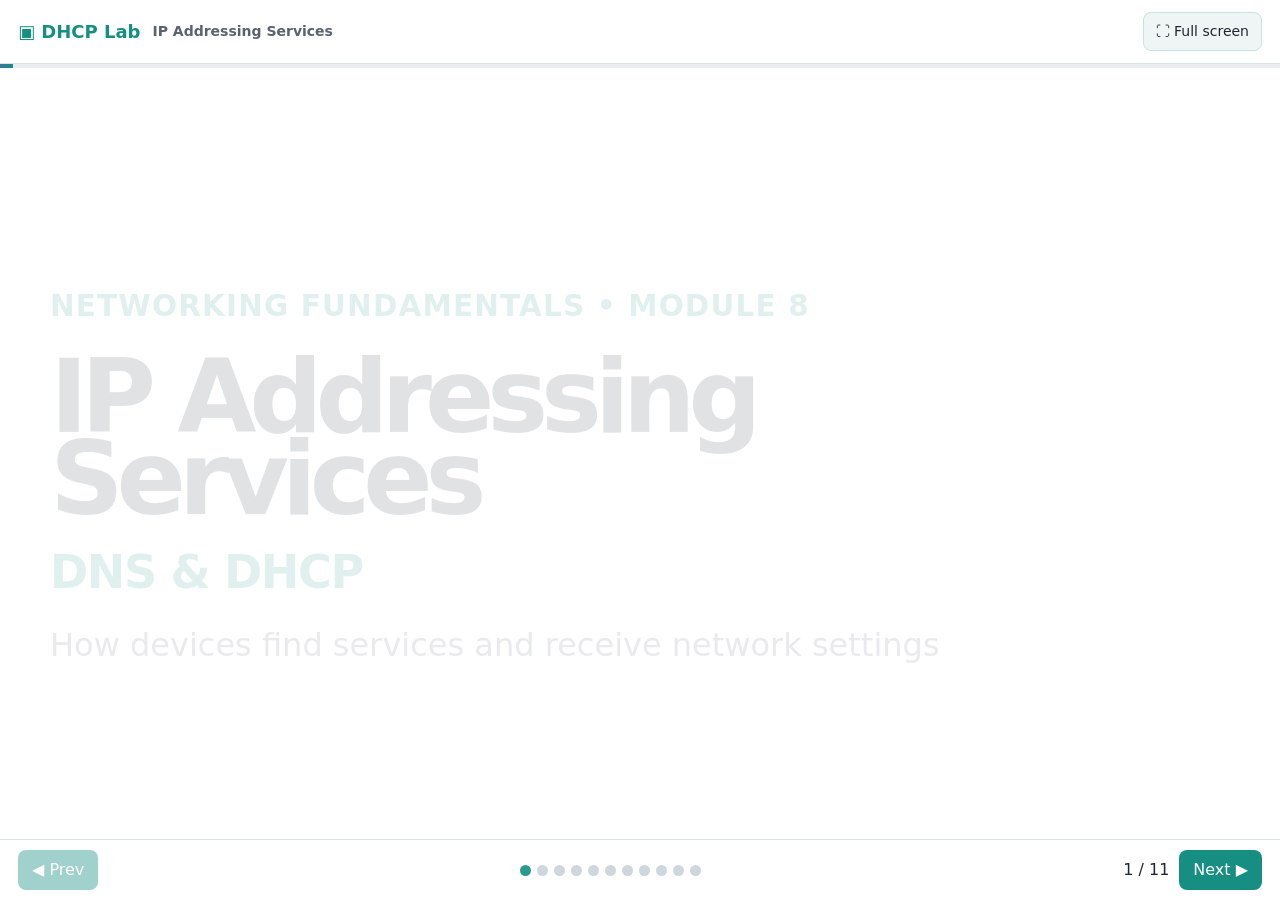
<file: index.html>
<!doctype html>
<html lang="en">
<head>
  <meta charset="utf-8">
  <meta name="viewport" content="width=device-width, initial-scale=1">
  <meta http-equiv="refresh" content="0; url=report.html">
  <title>Networking Fundamentals: DNS &amp; DHCP</title>
</head>
<body>
  <p>Opening the presentation… <a href="report.html">Open the DNS &amp; DHCP presentation</a>.</p>
</body>
</html>
</file>
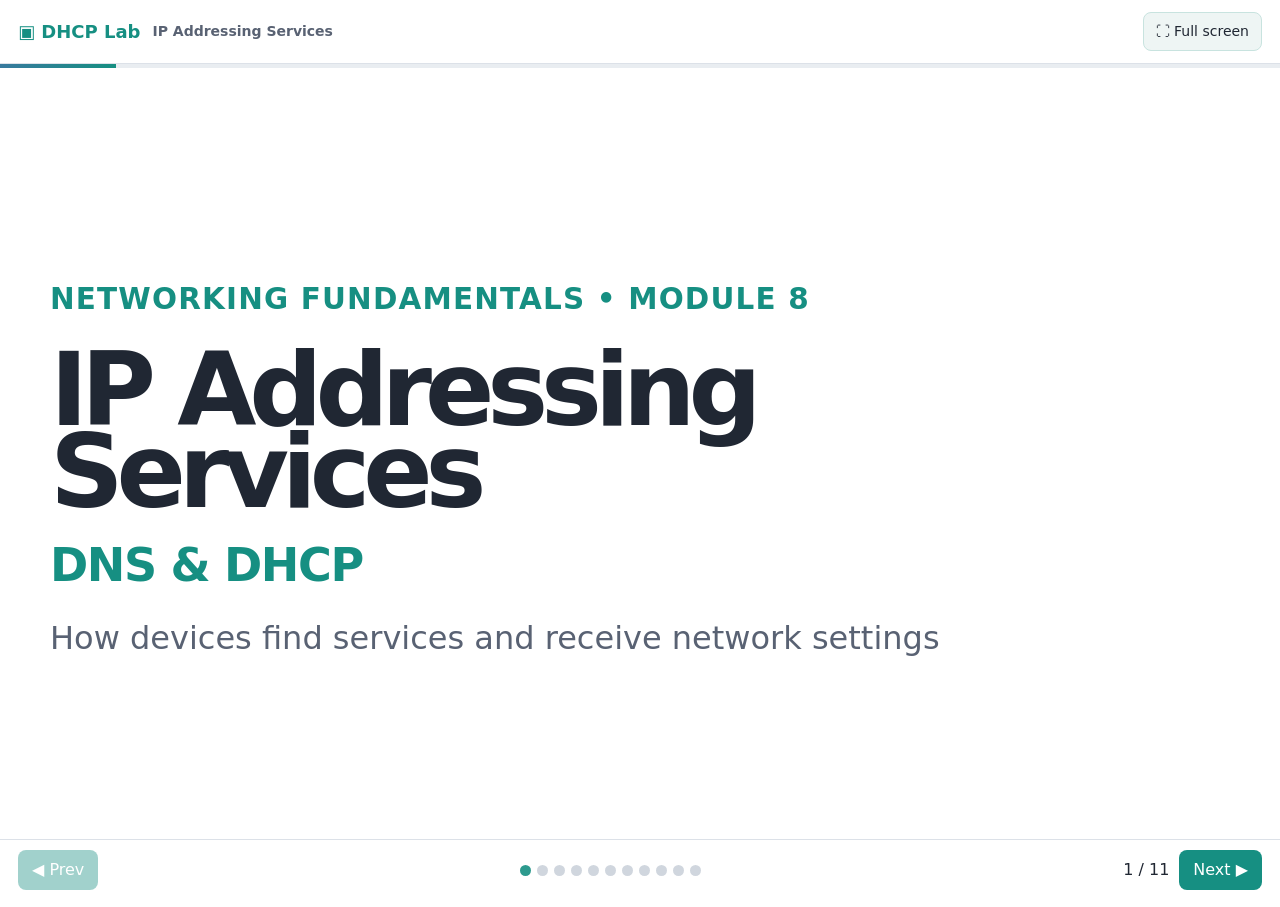
<file: report.html>
﻿<!DOCTYPE html>
<html lang="en">
<head>
  <meta charset="utf-8">
  <meta name="viewport" content="width=device-width,initial-scale=1,viewport-fit=cover">
  <title>DHCP Operation in a Home Router</title>
  <link rel="stylesheet" href="styles.css">
</head>
<body>
  <header>
    <b>▣ DHCP Lab</b>
    <span>IP Addressing Services</span>
    <button class="alt" id="fs">⛶ Full screen</button>
  </header>
  <div id="prog"><i></i></div>
  <main id="slides"></main>
  <nav>
    <button id="pv">◀ Prev</button>
    <div id="dots"></div>
    <span id="ct"></span>
    <button id="nx">Next ▶</button>
  </nav>

  <template id="simT">
    <div class="sim">
      <div>
        <div class="canvas">
          <svg id="svg" viewBox="0 0 900 470" role="img" aria-label="Home network topology">
            <defs>
              <marker id="ar" markerWidth="8" markerHeight="8" refX="6" refY="4" orient="auto">
                <path d="M0,0L8,4L0,8z" fill="#f59e0b"/>
              </marker>
            </defs>
            <text x="20" y="28" font-size="17" font-weight="700" fill="#0b1530">Home Network Simulation</text>
            <text id="intro" x="450" y="240" text-anchor="middle" font-size="15" fill="#64748b">Press “Start Simulation” – the network builds itself step by step.</text>
            <g id="lans">
              <path id="l2" class="ln" pathLength="1" d="M160,100 L400,212" stroke="#2563eb" stroke-width="4" fill="none"/>
              <path id="l1" class="ln" pathLength="1" d="M160,325 L400,238" stroke="#2563eb" stroke-width="4" fill="none"/>
              <path id="lw" class="ln" pathLength="1" d="M470,250 L560,322" stroke="#ef4444" stroke-width="4" fill="none"/>
              <path id="lw2" class="ln" pathLength="1" d="M680,340 L750,340" stroke="#ef4444" stroke-width="4" fill="none"/>
            </g>
            <g id="Lrouter" class="rv">
              <text x="450" y="172" text-anchor="middle" font-size="14" font-weight="700" fill="#0891b2">LAN 192.168.1.0/24</text>
              <g id="rt">
                <rect x="400" y="190" width="100" height="60" rx="10" fill="#2563eb"/>
                <path d="M420,190V172M480,190V172" stroke="#1e3a8a" stroke-width="4"/>
                <circle cx="420" cy="170" r="4" fill="#22d3ee"/>
                <circle cx="480" cy="170" r="4" fill="#22d3ee"/>
                <g fill="#bfdbfe">
                  <rect x="412" y="228" width="12" height="8"/>
                  <rect x="430" y="228" width="12" height="8"/>
                  <rect x="448" y="228" width="12" height="8"/>
                  <rect x="466" y="228" width="12" height="8"/>
                </g>
                <text x="450" y="216" text-anchor="middle" font-size="14" font-weight="700" fill="#fff">ROUTER</text>
              </g>
              <text x="450" y="272" text-anchor="middle" font-size="13" font-weight="700" fill="#0b1530">Home Router · DHCP Server (LAN)</text>
              <text x="450" y="289" text-anchor="middle" font-size="13" fill="#2563eb">192.168.1.1/24 · built-in switch</text>
            </g>
            <g id="Lpc2" class="rv">
              <rect x="70" y="60" width="90" height="58" rx="6" fill="#1d4ed8"/>
              <rect x="77" y="66" width="76" height="40" fill="#bae6fd"/>
              <rect x="105" y="118" width="20" height="10" fill="#334155"/>
              <rect x="90" y="128" width="50" height="6" rx="3" fill="#334155"/>
              <text x="115" y="152" text-anchor="middle" font-weight="700" font-size="14" fill="#0b1530">PC 2</text>
              <text x="115" y="168" text-anchor="middle" font-size="13" fill="#2563eb">192.168.1.100/24</text>
              <text x="115" y="184" text-anchor="middle" font-size="11" fill="#16a34a">Lease tracked by DHCP server</text>
            </g>
            <g id="Lpool" class="rv">
              <rect x="600" y="15" width="285" height="118" rx="10" fill="#ecfeff" stroke="#22d3ee" stroke-width="2"/>
              <text x="612" y="36" font-size="13" font-weight="700" fill="#0e7490">DHCP SERVER CONFIG</text>
              <g font-size="12" fill="#0b1530">
                <text x="612" y="58">Pool: 192.168.1.100–192.168.1.200</text>
                <text x="612" y="80">Subnet mask: 255.255.255.0</text>
                <text x="612" y="102">Default gateway: 192.168.1.1</text>
                <text x="612" y="124">DNS server: 8.8.8.8</text>
              </g>
            </g>
            <g id="Lpc1" class="rv">
              <rect x="70" y="285" width="90" height="58" rx="6" fill="#1d4ed8"/>
              <rect x="77" y="291" width="76" height="40" id="scr1" fill="#fecaca"/>
              <rect x="105" y="343" width="20" height="8" fill="#334155"/>
              <rect x="90" y="351" width="50" height="5" rx="3" fill="#334155"/>
              <text x="115" y="276" text-anchor="middle" font-weight="700" font-size="14" fill="#0b1530">PC 1</text>
              <rect x="10" y="366" width="270" height="98" rx="10" fill="#f1f5f9" stroke="#94a3b8"/>
              <g font-size="12" fill="#0b1530">
                <text id="t1" x="20" y="386" font-weight="700"></text>
                <text id="t2" x="20" y="404"></text>
                <text id="t3" x="20" y="422"></text>
                <text id="t4" x="20" y="440"></text>
                <text id="t5" x="20" y="458"></text>
              </g>
            </g>
            <g id="Lok" class="rv">
              <circle cx="160" cy="292" r="15" fill="#22c55e"/>
              <path d="M152,292l5,5l9,-10" stroke="#fff" stroke-width="3" fill="none"/>
            </g>
            <g id="Lbadge" class="rv">
              <rect x="340" y="50" width="220" height="48" rx="10" fill="#fff7ed" stroke="#f59e0b" stroke-width="2"/>
              <text id="bt" x="450" y="71" text-anchor="middle" font-weight="700" font-size="15" fill="#c2410c"></text>
              <text id="bs" x="450" y="89" text-anchor="middle" font-size="12" fill="#0b1530"></text>
            </g>
            <g id="Lwan" class="rv">
              <path d="M580,350a28,28 0 0 1 8,-46a36,36 0 0 1 68,-6a30,30 0 0 1 28,52z" fill="#dbeafe" stroke="#2563eb" stroke-width="2"/>
              <text x="630" y="338" text-anchor="middle" font-weight="700" font-size="14" fill="#1e3a8a">Internet</text>
              <rect x="750" y="305" width="100" height="70" rx="8" fill="#334155"/>
              <g fill="#94a3b8">
                <rect x="760" y="313" width="80" height="12" rx="2"/>
                <rect x="760" y="331" width="80" height="12" rx="2"/>
                <rect x="760" y="349" width="80" height="12" rx="2"/>
              </g>
              <text x="800" y="394" text-anchor="middle" font-weight="700" font-size="13" fill="#0b1530">ISP DHCP Server</text>
              <text x="520" y="318" font-size="12" font-weight="700" fill="#ef4444">WAN</text>
              <text x="440" y="316" font-size="12" fill="#ef4444" text-anchor="middle">WAN: DHCP client</text>
              <circle r="6" fill="#f59e0b">
                <animateMotion dur="2s" repeatCount="indefinite" path="M470,250 L560,322 L750,340"/>
              </circle>
            </g>
            <g id="pk" style="visibility:hidden">
              <circle r="10" fill="#f59e0b" stroke="#b45309" stroke-width="2"/>
              <text id="pkl" y="-16" text-anchor="middle" font-size="12" font-weight="700" fill="#b45309"></text>
            </g>
          </svg>
        </div>
      </div>
      <aside class="pres">
        <h3 class="presenter-heading">What to Say While Presenting</h3>
        <h4 id="st"></h4>
        <p id="ex"></p>
        <h4 class="script-heading">Presenter script</h4>
        <p class="scr" id="sp"></p>
        <h4>Network status</h4>
        <p class="stat" id="ns"></p>
        <div class="ctl">
          <button id="b0">▶ Start Simulation</button>
          <button id="bp" class="alt">◀ Previous Step</button>
          <button id="bn">Next Step ▶</button>
          <button id="ba" class="alt">Auto Play</button>
          <button id="bz" class="alt">⏸ Pause</button>
          <button id="br" class="alt">↺ Reset</button>
          <em id="sc"></em>
        </div>
      </aside>
    </div>
  </template>

  <script src="script.js"></script>
</body>
</html>
</file>
<file: styles.css>
:root{--bg:#0c1b2d;--bg-2:#081827;--panel:#122847;--tx:#edf5ff;--muted:#8ea7ca;--cy:#2ad5f0;--bl:#2c88ee;--line:#2e4d73;--button:#1e4676;--button-2:#224d86;box-sizing:border-box;padding-top:env(safe-area-inset-top,0)}
*{box-sizing:border-box}html,body{margin:0;background:var(--bg-2);color:var(--tx);font:16px/1.5 system-ui,Segoe UI,Arial,sans-serif;min-height:100vh}
body{display:flex;flex-direction:column}
header{display:flex;align-items:center;gap:12px;padding:12px 18px;border-bottom:1px solid var(--line);background:rgba(8,20,35,.93)}header b{color:var(--cy);font-size:18px}header span{flex:1;color:var(--muted);font-size:14px;font-weight:600}header .brand{display:flex;align-items:center;gap:8px;color:var(--cy);font-size:18px;font-weight:700}header .brand .icon{display:inline-block;width:14px;height:14px;border:2px solid var(--cy);border-radius:2px;position:relative;box-shadow:inset 0 0 0 2px rgba(42,213,240,.15)}header .brand .icon:before{content:"";position:absolute;inset:3px;border-left:2px solid var(--cy);border-top:2px solid var(--cy)}#fs{background:rgba(42,136,238,.14);border:1px solid rgba(122,170,255,.35);border-radius:8px;padding:8px 12px;color:var(--tx);font-size:14px}#fs:hover{background:rgba(42,136,238,.22)}
#prog{height:4px;background:#1a2e4c}#prog i{display:block;height:100%;width:0;background:linear-gradient(90deg,var(--bl),var(--cy));transition:width .3s}
main{padding:0;width:100%;max-width:none;margin:0;flex:1}.slide{display:none;width:100%}.slide.active{display:block;animation:in .4s;min-height:calc(100vh - 122px);padding:26px 28px 22px;background:var(--bg-2)}@keyframes in{from{opacity:0;transform:translateY(8px)}}
.slide > * {max-width:100%}
.title-slide-wrap{padding:18px 18px 0 22px;max-width:1000px}
.eyebrow{color:#7ae7ff;font-size:clamp(26px,2.3vw,46px);font-weight:800;letter-spacing:.04em;margin:0 0 28px;text-transform:uppercase;white-space:nowrap}
h1{font-size:clamp(96px,8vw,220px);line-height:.8;font-weight:800;margin:0 0 12px;letter-spacing:-.07em;max-width:980px}.title-slide h1 span{display:block;color:#edf4ff}.blue-tag{color:var(--cy);margin:18px 0 18px;font-size:clamp(36px,3.6vw,88px);font-weight:800;letter-spacing:-.03em}.subtitle{color:#d9e9ff;font-size:clamp(26px,2.5vw,48px);margin:0;line-height:1.3;max-width:980px;font-weight:500}
.topic-slide{padding:38px 22px 24px 22px;max-width:1200px;margin:0 auto}
.topic-tag{color:var(--cy);font-size:clamp(18px,1.1vw,28px);font-weight:800;letter-spacing:.02em;text-transform:uppercase;margin:0 0 18px 0}
.topic-slide h2{margin:0 0 24px;font-size:clamp(42px,3.2vw,84px);line-height:1.05;letter-spacing:-.05em;font-weight:800;color:#edf4ff}
.topic-lead{color:#dfeafc;font-size:clamp(20px,1.8vw,32px);margin:0 0 18px;font-weight:500}
.topic-rule{width:160px;height:5px;background:var(--cy);border-radius:999px;margin:0 0 24px}
.topic-list{list-style:none;padding:0;margin:0 0 28px;display:grid;gap:26px}
.topic-list li{position:relative;padding-left:34px;font-size:clamp(22px,2.1vw,42px);line-height:1.35;color:#edf4ff;font-weight:500}
.topic-list li::before{content:"";position:absolute;left:0;top:.56em;width:12px;height:12px;border-radius:50%;background:var(--cy);box-shadow:0 0 0 4px rgba(42,213,240,.18)}
.key-idea{color:var(--cy);font-size:clamp(20px,1.8vw,32px);font-weight:700;margin-top:18px}
.slide.active.overview-slide{position:relative;padding:30px clamp(32px,6.8vw,86px) 34px;background:#191a1e;color:#f1f2f4}
.overview-content{max-width:1250px;margin:0 auto}
.overview-kicker{color:#2cc5b6;font-size:clamp(13px,1vw,17px);font-weight:800;letter-spacing:.02em;margin:0 0 22px}
.overview-slide h2{font-size:clamp(34px,3vw,48px);line-height:1.1;letter-spacing:-.035em;margin:0 0 24px}
.overview-lead{color:#c3c7d0;font-size:clamp(16px,1.4vw,22px);margin:0 0 22px}
.overview-rule{width:93px;height:5px;background:#2cc5b6;margin:0 0 42px}
.overview-cards{display:grid;grid-template-columns:repeat(2,minmax(0,1fr));gap:22px}
.overview-card{min-height:248px;background:#24272c;border:1px solid #41444a;border-radius:38px;box-shadow:0 3px 3px #0005;padding:22px 26px;position:relative}
.overview-card::before{content:"";position:absolute;left:0;top:0;bottom:0;width:8px;background:#4aa3e8}
.overview-dhcp::before{background:#2cc5b6}
.overview-card h3{font-size:clamp(20px,1.8vw,26px);line-height:1.25;margin:0 0 18px}
.overview-card h3 span{margin-right:8px}
.overview-card p{color:#c3c7d0;font-size:clamp(17px,1.5vw,22px);line-height:1.45;margin:0}
.overview-outcome{color:#c3c7d0;font-size:clamp(17px,1.5vw,22px);line-height:1.45;margin:36px 18px 0}
.overview-page-number{position:absolute;right:5.8vw;bottom:18px;color:#c3c7d0;font-size:13px;font-weight:700}
.slide.active.dhcp-topic-slide{padding:22px clamp(28px,4.75vw,72px) 24px;background:#191a1e}
.dhcp-topic-slide.topic-slide{max-width:none;margin:0;padding:0}
.dhcp-topic-slide .topic-tag{color:#2cc5b6;font-size:clamp(13px,1.1vw,18px);margin:0 0 20px}
.dhcp-topic-slide h2{font-size:clamp(34px,3.15vw,52px);line-height:1.08;letter-spacing:-.035em;margin:0 0 24px}
.dhcp-topic-slide .topic-lead{color:#c3c7d0;font-size:clamp(17px,1.5vw,24px);margin:0 0 22px}
.dhcp-topic-slide .topic-rule{width:93px;height:5px;background:#2cc5b6;margin:0 0 24px;border-radius:0}
.dhcp-topic-slide .topic-list{gap:clamp(30px,5vw,60px);margin:0 0 32px}
.dhcp-topic-slide .topic-list li{padding-left:47px;font-size:clamp(20px,1.9vw,30px);line-height:1.35}
.dhcp-topic-slide .topic-list li::before{left:18px;top:.56em;width:12px;height:12px;background:#2cc5b6;box-shadow:none}
.dhcp-topic-slide .key-idea{color:#2cc5b6;font-size:clamp(18px,1.6vw,24px);margin:0 0 0 27px}
.slide.active.dora-simulation-slide{padding:16px clamp(22px,3vw,42px) 4px;background:#fff;color:#202733}
.dora-simulation{max-width:1400px;margin:0 auto}
.dora-sim-heading{margin:0 0 12px}
.dora-kicker{color:#168f82;font-size:clamp(13px,1vw,17px);font-weight:800;margin:0 0 8px}
.dora-title{color:#202733;font-size:clamp(30px,2.8vw,44px);line-height:1.1;letter-spacing:-.035em;margin:0}
.dora-lead{color:#596273;font-size:clamp(15px,1.2vw,19px);margin:8px 0 0}
.dora-sim-layout{display:grid;grid-template-columns:minmax(0,1.7fr) minmax(250px,.8fr);gap:14px;align-items:stretch}
.dora-canvas{min-width:0;background:#fff;border:1px solid #dce1e8;border-radius:8px;padding:10px 12px;box-shadow:0 2px 6px #15223812}
.dora-network{width:100%;height:250px;display:block}
.dora-actor{opacity:.78;transition:opacity .3s}
.dora-actor-card{fill:#fff;stroke:#cbd2da;stroke-width:2;transition:fill .3s,stroke .3s}
.dora-actor.current .dora-actor-card{fill:#eaf5f3;stroke:#168f82}
.dora-svg-icon{fill:none;stroke:#387a9e;stroke-width:2.5;stroke-linecap:round;stroke-linejoin:round}
.dora-server-icon{stroke:#168f82}
.dora-svg-title{fill:#202733;font-size:21px;font-weight:750;font-family:system-ui,Segoe UI,Arial,sans-serif}
.dora-svg-copy{fill:#596273;font-size:15px;font-family:system-ui,Segoe UI,Arial,sans-serif}
.dora-message-path{fill:none;stroke:#9aa3af;stroke-width:3;marker-end:url(#doraArrow);opacity:.35;transition:stroke .3s,opacity .3s}
.dora-message-path.on{stroke:#168f82;marker-end:url(#doraArrowActive);opacity:1}
.dora-message-label{fill:#687384;font-size:13px;font-weight:700;font-family:system-ui,Segoe UI,Arial,sans-serif;opacity:.55;transition:fill .3s,opacity .3s}
.dora-message-label.on{fill:#11796f;opacity:1}
.dora-packet{fill:#e3a728;stroke:#9d6c13;stroke-width:2;opacity:0;filter:drop-shadow(0 0 5px #e3a728);transition:cx .8s ease,opacity .25s}
.dora-packet.on{opacity:1}
.dora-lease-card{fill:#f8f9fb;stroke:#dce1e8;stroke-width:1.5}
.dora-lease-title{fill:#168f82;font-size:12px;font-weight:800;font-family:system-ui,Segoe UI,Arial,sans-serif}
.dora-lease-copy{fill:#596273;font-size:13px;font-family:system-ui,Segoe UI,Arial,sans-serif}
.dora-canvas-caption{margin:4px 0 0;text-align:center;color:#424b5a;font-size:clamp(13px,1.05vw,16px);font-weight:650}
.dora-presenter{background:#f8f9fb;border:1px solid #dce1e8;border-left:4px solid #168f82;border-radius:8px;padding:15px 17px;display:flex;flex-direction:column;justify-content:center}
.dora-presenter h3{color:#168f82;font-size:clamp(18px,1.5vw,23px);line-height:1.25;margin:0 0 10px}
.dora-presenter p{color:#424b5a;font-size:clamp(14px,1.05vw,16px);line-height:1.45;margin:0}
.dora-status{display:grid;gap:3px;margin-top:14px;padding-top:10px;border-top:1px solid #dce1e8}
.dora-status span{color:#737d8b;font-size:12px;text-transform:uppercase;letter-spacing:.06em;font-weight:700}
.dora-status strong{color:#202733;font-size:14px}
.dora-settings{display:grid;gap:3px;margin-top:12px;padding-top:10px;border-top:1px solid #dce1e8;color:#424b5a;font-size:13px}
.dora-settings[hidden]{display:none}
.dora-settings strong{color:#168f82}
.dora-sim-controls{display:flex;align-items:center;flex-wrap:wrap;gap:8px;margin-top:8px}
.dora-control{font-size:14px;padding:8px 12px;background:#168f82}
.dora-control:hover{background:#11796f}
.dora-control.alt{background:#e9edf1;color:#293444}
.dora-control.alt:hover{background:#dce2e8}
.dora-control:disabled{opacity:.45}
.dora-sim-controls em{color:#596273;font-size:13px;font-style:normal;margin-left:auto}
.dora-footer{color:#596273;font-size:clamp(13px,1vw,15px);line-height:1.35;margin:7px 0 0}
.slide.active.summary-slide{padding:30px clamp(24px,5.8vw,72px) 24px;background:#fff;color:#202733}
.summary-content{max-width:1250px;margin:0 auto}
.summary-kicker{color:#168f82;font-size:clamp(13px,1vw,16px);font-weight:800;letter-spacing:.03em;margin:0 0 12px}
.summary-slide h2{color:#202733;font-size:clamp(34px,3vw,46px);line-height:1.1;letter-spacing:-.035em;margin:0 0 16px}
.summary-lead{color:#596273;font-size:clamp(16px,1.35vw,21px);margin:0 0 18px}
.summary-rule{width:90px;height:4px;background:#168f82;margin:0 0 26px}
.summary-grid{display:grid;grid-template-columns:repeat(2,minmax(0,1fr));gap:18px}
.summary-card{position:relative;min-height:220px;border:1px solid #dce1e8;border-radius:8px;padding:22px 22px 18px 28px;background:#fff}
.summary-card::before{content:"";position:absolute;left:0;top:0;bottom:0;width:6px;background:#168f82;border-radius:8px 0 0 8px}
.summary-dns::before{background:#387a9e}
.summary-number{color:#168f82;font-size:13px;font-weight:800}
.summary-dns .summary-number{color:#387a9e}
.summary-card h3{color:#202733;font-size:clamp(19px,1.65vw,24px);line-height:1.25;margin:8px 0 10px}
.summary-card p{color:#596273;font-size:clamp(15px,1.2vw,18px);line-height:1.45;margin:0}
.summary-example{display:grid;gap:4px;margin-top:14px;padding-top:10px;border-top:1px solid #e5e9ee;color:#424b5a;font-size:14px}
.summary-example strong{color:#168f82}
.summary-dns .summary-example strong{color:#387a9e}
.summary-example code{color:#202733;background:#eef1f4}
.summary-flow{display:flex;align-items:center;justify-content:center;gap:clamp(10px,2vw,26px);margin:26px 0 16px;color:#424b5a;font-size:clamp(14px,1.2vw,17px);font-weight:700;text-align:center}
.summary-flow b{color:#168f82;font-size:22px}
.summary-takeaway{margin:0;color:#168f82;font-size:clamp(16px,1.35vw,20px);font-weight:750;text-align:center}
.slide.active.service-need-slide{position:relative;padding:30px clamp(24px,5.8vw,72px) 32px;background:#fff;color:#202733}
.service-need-content{max-width:1250px;margin:0 auto}
.service-need-kicker{color:#168f82;font-size:clamp(13px,1vw,16px);font-weight:800;letter-spacing:.03em;margin:0 0 18px}
.service-need-slide h2{color:#202733;font-size:clamp(34px,3vw,46px);line-height:1.1;letter-spacing:-.035em;margin:0 0 20px}
.service-need-lead{color:#596273;font-size:clamp(16px,1.35vw,21px);margin:0 0 22px}
.service-need-rule{width:93px;height:5px;background:#168f82;margin:0 0 34px}
.service-need-cards{display:grid;grid-template-columns:repeat(2,minmax(0,1fr));gap:24px}
.service-need-card{position:relative;min-height:220px;background:#fff;border:1px solid #dce1e8;border-radius:8px;box-shadow:0 2px 6px #15223812;padding:22px 22px 20px 28px}
.service-need-card::before{content:"";position:absolute;left:0;top:0;bottom:0;width:7px;background:#387a9e}
.service-names::before{background:#b57916}
.service-need-card h3{color:#202733;font-size:clamp(19px,1.65vw,24px);line-height:1.25;margin:0 0 16px}
.service-need-card p{color:#596273;font-size:clamp(16px,1.35vw,21px);line-height:1.45;margin:0}
.service-need-takeaway{color:#202733;font-size:clamp(17px,1.65vw,24px);font-weight:750;line-height:1.35;text-align:center;margin:38px 0 0}
.service-need-page-number{position:absolute;right:5.8vw;bottom:16px;color:#737d8b;font-size:13px;font-weight:700}
.slide.active.dora-explained-slide{position:relative;padding:26px clamp(24px,4vw,58px) 22px;background:#fff;color:#202733}
.dora-explained-content{display:flex;flex-direction:column;min-height:calc(100vh - 170px);max-width:1320px;margin:0 auto}
.dora-explained-heading{flex:none}
.dora-explained-kicker{color:#168f82;font-size:clamp(13px,1vw,16px);font-weight:800;letter-spacing:.03em;margin:0 0 10px}
.dora-explained-slide h2{color:#202733;font-size:clamp(34px,3vw,46px);line-height:1.1;letter-spacing:-.035em;margin:0 0 12px}
.dora-explained-lead{color:#596273;font-size:clamp(16px,1.3vw,20px);margin:0 0 16px}
.dora-explained-rule{width:93px;height:5px;background:#168f82;margin:0 0 24px}
.dora-explained-steps{display:grid;grid-template-columns:minmax(0,1fr) auto minmax(0,1fr) auto minmax(0,1fr) auto minmax(0,1fr);align-items:stretch;gap:clamp(8px,1vw,14px);flex:1;min-height:270px}
.dora-explained-step{position:relative;display:flex;flex-direction:column;align-items:flex-start;justify-content:center;min-width:0;border:1px solid #dce1e8;border-radius:8px;background:#fff;box-shadow:0 2px 6px #15223812;padding:clamp(18px,2vw,30px);text-align:left}
.dora-explained-step::before{content:"";position:absolute;left:0;top:0;bottom:0;width:6px;background:#387a9e;border-radius:8px 0 0 8px}
.dora-explained-step.dora-offer::before{background:#168f82}
.dora-explained-step.dora-request::before{background:#b57916}
.dora-explained-step.dora-acknowledge::before{background:#b44b4b}
.dora-explained-letter{color:#387a9e;font-size:clamp(52px,7vw,88px);font-weight:850;line-height:1;margin-bottom:clamp(16px,2vw,28px)}
.dora-offer .dora-explained-letter{color:#168f82}
.dora-request .dora-explained-letter{color:#b57916}
.dora-acknowledge .dora-explained-letter{color:#b44b4b}
.dora-explained-number{color:#596273;font-size:clamp(11px,.95vw,14px);font-weight:800;letter-spacing:.06em;margin-bottom:10px}
.dora-explained-step h3{color:#202733;font-size:clamp(18px,1.65vw,24px);line-height:1.2;margin:0 0 12px}
.dora-explained-step p{color:#596273;font-size:clamp(15px,1.2vw,18px);line-height:1.45;margin:0}
.dora-explained-arrow{align-self:center;color:#168f82;font-size:clamp(22px,2.2vw,32px);font-weight:800}
.dora-explained-takeaway{flex:none;color:#168f82;font-size:clamp(18px,1.8vw,26px);font-weight:800;text-align:center;margin:24px 0 0}
.dora-explained-page-number{position:absolute;right:5.8vw;bottom:14px;color:#737d8b;font-size:13px;font-weight:700}
.slide.active.home-network-slide{display:flex;height:calc(100vh - 122px);min-height:0;padding:20px clamp(22px,3vw,42px) 12px;background:#fff;color:#202733}
.home-network-content{display:flex;flex-direction:column;width:100%;max-width:1400px;min-height:0;margin:0 auto}
.home-network-heading{flex:none;margin:0 0 14px}
.home-network-kicker{color:#168f82;font-size:clamp(13px,1vw,16px);font-weight:800;letter-spacing:.03em;margin:0 0 6px}
.home-network-slide h2{color:#202733;font-size:clamp(30px,2.8vw,42px);line-height:1.1;letter-spacing:-.035em;margin:0}
.home-network-lead{color:#596273;font-size:clamp(15px,1.2vw,18px);margin:7px 0 0}
.home-network-canvas{flex:1;min-height:0;width:100%;overflow:hidden;background:#fff;border:1px solid #dce1e8;border-radius:8px;box-shadow:0 2px 6px #15223812}
.home-network-diagram{display:block;width:100%;height:100%;min-height:0}
.home-lan-zone{fill:#f8fbfc;stroke:#dce1e8;stroke-width:2}
.home-zone-title{fill:#387a9e;font-size:17px;font-weight:800;letter-spacing:1px;font-family:system-ui,Segoe UI,Arial,sans-serif}
.home-zone-subtitle{fill:#596273;font-size:15px;font-family:system-ui,Segoe UI,Arial,sans-serif}
.home-device-card{fill:#fff;stroke:#cbd2da;stroke-width:2}
.home-router-card{fill:#fff;stroke:#168f82;stroke-width:3}
.home-client-card{stroke:#168f82}
.home-device-icon{fill:none;stroke:#387a9e;stroke-width:3;stroke-linecap:round;stroke-linejoin:round}
.home-router-icon{stroke:#168f82}
.home-server-icon{stroke:#b57916}
.home-device-title{fill:#202733;font-size:18px;font-weight:750;font-family:system-ui,Segoe UI,Arial,sans-serif}
.home-router-title{fill:#168f82;font-size:18px;font-weight:850;letter-spacing:1px;font-family:system-ui,Segoe UI,Arial,sans-serif}
.home-device-copy{fill:#596273;font-size:14px;font-family:system-ui,Segoe UI,Arial,sans-serif}
.home-device-small{fill:#737d8b;font-size:12px;font-family:system-ui,Segoe UI,Arial,sans-serif}
.home-lan-link{fill:none;stroke:#387a9e;stroke-width:5;marker-end:url(#homeLanArrow)}
.home-wan-link{fill:none;stroke:#b57916;stroke-width:5;marker-end:url(#homeWanArrow)}
.home-pool-link{fill:none;stroke:#168f82;stroke-width:3;stroke-dasharray:7 6}
.home-pool-label{fill:#168f82;font-size:13px;font-weight:850;letter-spacing:.8px;font-family:system-ui,Segoe UI,Arial,sans-serif}
.home-cloud{fill:#eef5f4;stroke:#168f82;stroke-width:3}
.home-globe-line{fill:none;stroke:#168f82;stroke-width:2.5}
.home-link-label{fill:#596273;font-size:13px;font-weight:750;font-family:system-ui,Segoe UI,Arial,sans-serif}
.home-lan-label{fill:#387a9e}
.home-wan-label{fill:#9b6a13}
@media (max-width: 700px){.dora-network{height:225px}.dora-sim-layout{grid-template-columns:1fr}.dora-presenter{min-height:150px}}
.dora-content{max-width:1250px;margin:0 auto}
.dora-kicker{color:#2cc5b6;font-size:clamp(13px,1vw,17px);font-weight:800;margin:0 0 20px}
.dora-slide h2{font-size:clamp(34px,3vw,48px);line-height:1.1;letter-spacing:-.035em;margin:0 0 24px}
.dora-lead{color:#c3c7d0;font-size:clamp(16px,1.35vw,22px);margin:0 0 22px}
.dora-rule{width:93px;height:5px;background:#2cc5b6;margin:0 0 54px}
.dora-steps{list-style:none;padding:0;margin:0;display:grid;grid-template-columns:minmax(0,1fr) auto minmax(0,1fr) auto minmax(0,1fr) auto minmax(0,1fr);align-items:center;gap:clamp(8px,1vw,14px)}
.dora-step{min-height:230px;border:1px solid #41444a;border-radius:38px;background:#24272c;box-shadow:0 3px 3px #0005;display:flex;flex-direction:column;align-items:center;justify-content:flex-start;text-align:center;padding:20px 16px 18px}
.dora-letter{font-size:clamp(36px,3.3vw,52px);line-height:1.1;font-weight:800;margin:0 0 30px}
.dora-discover .dora-letter{color:#4aa3e8}
.dora-offer .dora-letter{color:#37c6b4}
.dora-request .dora-letter{color:#ffc247}
.dora-acknowledge .dora-letter{color:#ed7075}
.dora-step h3{font-size:clamp(18px,1.65vw,24px);line-height:1.2;margin:0 0 22px}
.dora-step p{color:#c3c7d0;font-size:clamp(14px,1.25vw,17px);line-height:1.35;margin:0;max-width:220px}
.dora-arrow{color:#2cc5b6;font-size:clamp(22px,2vw,30px);font-weight:800}
.dora-summary{text-align:center;font-size:clamp(18px,1.8vw,26px);font-weight:800;margin:54px 0 0}
.dora-page-number{position:absolute;right:5.8vw;bottom:18px;color:#c3c7d0;font-size:13px;font-weight:700}
.slide.active.compare-slide{position:relative;padding:34px clamp(28px,5.8vw,74px) 28px;background:#191a1e;color:#f1f2f4}
.compare-content{max-width:1250px;margin:0 auto}
.compare-kicker{color:#2cc5b6;font-size:clamp(13px,1vw,17px);font-weight:800;margin:0 0 20px}
.compare-slide h2{font-size:clamp(34px,3vw,48px);line-height:1.1;letter-spacing:-.035em;margin:0 0 24px}
.compare-lead{color:#c3c7d0;font-size:clamp(16px,1.35vw,22px);margin:0 0 22px}
.compare-rule{width:93px;height:5px;background:#2cc5b6;margin:0 0 25px}
.compare-table{width:100%;border-collapse:collapse;table-layout:fixed;background:#24272c;box-shadow:0 3px 5px #0005;font-size:clamp(14px,1.35vw,18px);line-height:1.35}
.compare-table th,.compare-table td{border:1px solid #41444a;text-align:left;vertical-align:top;padding:12px 14px}
.compare-table thead th{background:#59616b;font-size:clamp(16px,1.5vw,20px);font-weight:800;padding:12px 14px}
.compare-table th:first-child{width:20%}
.compare-table th:nth-child(2),.compare-table th:nth-child(3){width:40%}
.compare-table tbody th{font-weight:800}
.compare-table tfoot td{border-top:0;padding:5px 12px 0;color:#2cc5b6;font-weight:800;line-height:1.3}
.compare-page-number{position:absolute;right:5.8vw;bottom:18px;color:#c3c7d0;font-size:13px;font-weight:700}
.slide.active.dns-simulation-slide{padding:20px clamp(22px,3vw,42px) 8px;background:#fff;color:#202733}
.dns-simulation{max-width:1400px;margin:0 auto}
.dns-sim-heading{margin:0 0 16px}
.dns-simulation .dns-kicker{color:#168f82;font-size:clamp(13px,1vw,17px);margin:0 0 8px}
.dns-simulation .dns-title{color:#202733;font-size:clamp(30px,2.8vw,44px);line-height:1.1;letter-spacing:-.035em;margin:0}
.dns-simulation .dns-sub{font-size:clamp(15px,1.2vw,19px);font-style:normal;margin:8px 0 0;color:#596273}
.dns-simulation .dns-sub code,.dns-canvas-caption code{color:#168f82;background:#eef5f4}
.dns-sim-layout{display:grid;grid-template-columns:minmax(0,1.7fr) minmax(250px,.8fr);gap:14px;align-items:stretch}
.dns-canvas{min-width:0;background:#fff;border:1px solid #dce1e8;border-radius:8px;padding:12px 14px;box-shadow:0 2px 6px #15223812}
.dns-network{width:100%;height:270px;display:block}
.dns-link{fill:none;stroke:#9aa3af;stroke-width:3;marker-end:url(#dnsArrow);opacity:.7;transition:stroke .3s,opacity .3s}
.dns-link.on{stroke:#168f82;marker-end:url(#dnsArrowActive);opacity:1}
.dns-network-node{opacity:.78;transition:opacity .35s}
.dns-network-node rect{fill:#fff;stroke:#cbd2da;stroke-width:2;transition:fill .3s,stroke .3s}
.dns-network-node.on{opacity:1}
.dns-network-node.current rect{fill:#eaf5f3;stroke:#168f82}
.dns-svg-icon{fill:none;stroke:#387a9e;stroke-width:2;stroke-linecap:round;stroke-linejoin:round}
.dns-icon-server{stroke:#168f82}
.dns-icon-globe{stroke:#b57916}
.dns-icon-auth{stroke:#b44b4b}
.dns-icon-website{stroke:#526caa}
.dns-svg-title{fill:#202733;font-size:17px;font-weight:750;font-family:system-ui,Segoe UI,Arial,sans-serif}
.dns-svg-copy{fill:#596273;font-size:13px;font-family:system-ui,Segoe UI,Arial,sans-serif}
.dns-packet{fill:#e3a728;stroke:#9d6c13;stroke-width:2;opacity:0;filter:drop-shadow(0 0 5px #e3a728);transition:cx .8s ease,cy .8s ease,opacity .25s}
.dns-packet.on{opacity:1}
.dns-canvas-caption{margin:6px 0 0;text-align:center;color:#424b5a;font-size:clamp(13px,1.1vw,16px);font-weight:650}
.dns-presenter{background:#f8f9fb;border:1px solid #dce1e8;border-left:4px solid #168f82;border-radius:8px;padding:16px 18px;display:flex;flex-direction:column;justify-content:center}
.dns-presenter h3{color:#168f82;font-size:clamp(18px,1.5vw,23px);line-height:1.25;margin:0 0 12px}
.dns-presenter p{color:#424b5a;font-size:clamp(15px,1.15vw,17px);line-height:1.5;margin:0}
.dns-status{display:grid;gap:3px;margin-top:18px;padding-top:12px;border-top:1px solid #dce1e8}
.dns-status span{color:#737d8b;font-size:12px;text-transform:uppercase;letter-spacing:.06em;font-weight:700}
.dns-status strong{color:#202733;font-size:15px}
.dns-sim-controls{display:flex;align-items:center;flex-wrap:wrap;gap:8px;margin-top:12px}
.dns-control{font-size:14px;padding:8px 12px;background:#168f82}
.dns-control:hover{background:#11796f}
.dns-control.alt{background:#e9edf1;color:#293444}
.dns-control.alt:hover{background:#dce2e8}
.dns-control:disabled{opacity:.45}
.dns-sim-controls em{color:#596273;font-size:13px;font-style:normal;margin-left:auto}
.dns-simulation .dns-footer{font-size:clamp(13px,1vw,15px);margin:8px 0 0;color:#596273}
.sub{color:var(--cy);margin:0 0 16px;font-size:clamp(14px,1.4vw,22px);letter-spacing:.02em}
@media (max-width: 900px){.dns-sim-layout{grid-template-columns:1fr}.dns-presenter{min-height:170px}}
@media (max-width: 700px){.overview-cards{grid-template-columns:1fr;gap:14px}.overview-card{min-height:170px;border-radius:26px}.overview-outcome{margin:24px 0 0}}
@media (max-width: 700px){.summary-grid{grid-template-columns:1fr;gap:12px}.summary-card{min-height:0}.summary-flow{flex-direction:column;gap:6px}.summary-flow b{transform:rotate(90deg)}}
@media (max-width: 700px){.dns-network{height:230px}}
@media (max-width: 800px){.dora-rule{margin-bottom:32px}.dora-steps{grid-template-columns:repeat(2,minmax(0,1fr));gap:14px}.dora-arrow{display:none}.dora-step{min-height:195px;border-radius:26px}.dora-letter{margin-bottom:18px}.dora-step h3{margin-bottom:12px}.dora-summary{margin-top:32px}}
@media (max-width: 760px){.compare-table{display:block;overflow-x:auto;white-space:normal}.compare-table thead,.compare-table tbody,.compare-table tfoot{min-width:680px}.compare-table th:first-child{width:20%}.compare-table th:nth-child(2),.compare-table th:nth-child(3){width:40%}}
.cards{display:grid;grid-template-columns:repeat(auto-fit,minmax(240px,1fr));gap:12px}.card{background:var(--panel);border:1px solid #243566;border-radius:14px;padding:14px 16px;box-shadow:0 6px 18px #0005}.card h4{margin:0 0 4px;color:var(--cy)}.card p{margin:0;color:#cfdaf5;font-size:15px}
code{background:#0b1530;padding:1px 6px;border-radius:6px;color:var(--or)}
button{font:inherit;background:var(--bl);color:#fff;border:0;border-radius:10px;padding:8px 14px;cursor:pointer}button:hover{background:#3b82f6}button:disabled{opacity:.4;cursor:default}button.alt{background:#243566}
.sim{display:grid;grid-template-columns:minmax(0,1.7fr) minmax(280px,1fr);gap:14px}@media(max-width:900px){.sim{grid-template-columns:1fr}}
.canvas{background:#fff;border-radius:14px;padding:6px;box-shadow:0 8px 24px #0007}.canvas svg{width:100%;height:auto;display:block}
.ctl{display:flex;flex-wrap:wrap;gap:8px;margin-top:10px;align-items:center}.ctl em{color:var(--mu);font-style:normal;margin-left:auto}
.pres{background:var(--panel);border:1px solid #243566;border-radius:14px;padding:14px 16px}.pres h3{margin:0;color:var(--cy)}.pres h4{margin:12px 0 2px;font-size:13px;color:var(--mu);text-transform:uppercase;letter-spacing:.06em}.pres p{margin:0}
.scr{border-left:3px solid var(--or);padding-left:10px;font-style:italic}.stat{color:var(--gr)}
nav{position:sticky;bottom:0;display:flex;align-items:center;gap:10px;padding:10px 18px calc(10px + env(safe-area-inset-bottom,0));background:rgba(8,20,35,.93);border-top:1px solid #243566}
#dots{display:flex;gap:6px;flex:1;justify-content:center;flex-wrap:wrap}#dots i{width:11px;height:11px;border-radius:50%;background:#4a638d;cursor:pointer;opacity:.9}#dots i.a{background:var(--cy)}
.q{background:var(--panel);border-radius:14px;padding:14px;margin-bottom:10px}.q button{display:block;margin:6px 0;background:#243566;width:100%;text-align:left}.q .ok{background:#15803d}.q .no{background:#b91c1c}.fb{color:var(--mu);font-size:14px}
.rv{opacity:0;visibility:hidden;transform:translateY(8px);transition:opacity .5s,transform .5s,visibility .5s}.rv.on{opacity:1;visibility:visible;transform:none}
.ln{stroke-dasharray:1;stroke-dashoffset:1;transition:stroke-dashoffset .8s}.ln.on{stroke-dashoffset:0}
.act{animation:pulse .6s infinite alternate}@keyframes pulse{to{filter:drop-shadow(0 0 8px #22d3ee)}}
@media(prefers-reduced-motion:reduce){*{animation:none!important;transition:none!important}}
svg text{font-family:system-ui,Arial,sans-serif}

:root{--bg:#fff;--bg-2:#fff;--panel:#fff;--tx:#202733;--muted:#596273;--cy:#168f82;--bl:#168f82;--line:#dce1e8;--button:#168f82;--button-2:#11796f;--or:#b57916;--mu:#596273;--gr:#15803d}
html,body{background:#fff;color:#202733}
header{background:#fff;border-bottom:1px solid #dce1e8}
header b,header .brand{color:#168f82}
header span{color:#596273}
header .brand .icon{border-color:#168f82;box-shadow:inset 0 0 0 2px #168f821f}
header .brand .icon:before{border-color:#168f82}
#fs{background:#eef5f4;border-color:#c8e3df;color:#202733}
#fs:hover{background:#dcefeb}
#prog{background:#e9edf1}
#prog i{background:linear-gradient(90deg,#387a9e,#168f82)}
.slide.active{background:#fff;color:#202733}
.slide.title-slide.active{display:flex;align-items:center}
.title-slide-wrap{max-width:1200px}
.eyebrow{color:#168f82}
.title-slide h1 span{color:#202733}
.blue-tag{color:#168f82}
.subtitle{color:#596273}
.topic-tag,.topic-rule,.key-idea{color:#168f82}
.topic-rule{background:#168f82}
.topic-slide h2,.topic-list li{color:#202733}
.topic-lead{color:#596273}
.topic-list li::before{background:#168f82;box-shadow:0 0 0 4px #168f821f}
.slide.active.overview-slide{background:#fff;color:#202733}
.overview-kicker,.overview-rule{color:#168f82}
.overview-rule{background:#168f82}
.overview-slide h2{color:#202733}
.overview-lead,.overview-card p,.overview-outcome,.overview-page-number{color:#596273}
.overview-card{background:#fff;border-color:#dce1e8;border-radius:8px;box-shadow:0 2px 6px #15223812}
.overview-card h3{color:#202733}
.overview-card::before,.overview-dhcp::before{background:#168f82}
.slide.active.dhcp-topic-slide{background:#fff;color:#202733}
.dhcp-topic-slide .topic-tag,.dhcp-topic-slide .topic-rule,.dhcp-topic-slide .key-idea{color:#168f82}
.dhcp-topic-slide .topic-rule{background:#168f82}
.dhcp-topic-slide h2,.dhcp-topic-slide .topic-list li{color:#202733}
.dhcp-topic-slide .topic-lead{color:#596273}
.dhcp-topic-slide .topic-list li::before{background:#168f82}
.dora-kicker,.dora-rule{color:#168f82}
.dora-rule{background:#168f82}
.dora-slide h2,.dora-step h3{color:#202733}
.dora-lead,.dora-step p,.dora-page-number{color:#596273}
.dora-step{background:#fff;border-color:#dce1e8;border-radius:8px;box-shadow:0 2px 6px #15223812}
.dora-arrow{color:#168f82}
.slide.active.compare-slide{background:#fff;color:#202733}
.compare-kicker,.compare-rule{color:#168f82}
.compare-rule{background:#168f82}
.compare-slide h2{color:#202733}
.compare-lead,.compare-page-number{color:#596273}
.compare-table{background:#fff;box-shadow:0 2px 6px #15223812}
.compare-table th,.compare-table td{border-color:#dce1e8}
.compare-table thead th{background:#eef5f4;color:#202733}
.compare-table tfoot td{color:#168f82}
.cards .card{background:#fff;border-color:#dce1e8;border-radius:8px;box-shadow:0 2px 6px #15223812}
.cards .card h4{color:#168f82}
.cards .card p{color:#596273}
code{background:#eef1f4;color:#202733;border-radius:4px}
button{background:#168f82;border-radius:8px}
button:hover{background:#11796f}
button.alt{background:#e9edf1;color:#293444}
button.alt:hover{background:#dce2e8}
.sim .canvas{border:1px solid #dce1e8;border-radius:8px;box-shadow:0 2px 6px #15223812}
.pres,.q{background:#fff;border:1px solid #dce1e8;border-radius:8px;color:#202733}
.pres h3{color:#168f82}
.pres h4,.ctl em,.fb{color:#596273}
.dhcp-simulation-slide .presenter-heading,.dhcp-simulation-slide .pres>#ex,.dhcp-simulation-slide .script-heading,.dhcp-simulation-slide .pres>#sp{display:none}
.scr{border-left-color:#b57916}
.stat{color:#15803d}
nav{background:#fff;border-top:1px solid #dce1e8}
#dots i{background:#cbd2da}
#dots i.a{background:#168f82}
.sub{color:#596273}
.slide.active.dhcp-simulation-slide{display:flex;flex-direction:column;height:calc(100vh - 122px);min-height:0;padding:12px 18px 14px;overflow:hidden}
.dhcp-simulation-slide>h2{flex:none;margin:0 0 2px;font-size:clamp(22px,2vw,30px)}
.dhcp-simulation-slide>.sub{flex:none;margin:0 0 10px;font-size:14px}
.dhcp-simulation-slide .sim{flex:1;min-height:0;grid-template-columns:minmax(0,2.25fr) minmax(300px,.8fr);gap:16px}
.dhcp-simulation-slide .sim>div:first-child{display:flex;flex-direction:column;min-width:0;min-height:0}
.dhcp-simulation-slide .canvas{display:flex;flex:1;min-height:0;align-items:center;justify-content:center;padding:8px}
.dhcp-simulation-slide .canvas svg{width:100%;height:100%;object-fit:contain}
.dhcp-simulation-slide .pres{display:flex;flex-direction:column;min-height:0;padding:22px}
.dhcp-simulation-slide .pres .ctl{display:grid;grid-template-columns:repeat(2,minmax(0,1fr));gap:10px;margin-top:auto;padding-top:24px}
.dhcp-simulation-slide .pres .ctl button{min-height:42px;padding:8px}
.dhcp-simulation-slide .pres .ctl em{grid-column:1/-1;margin:4px 0 0;text-align:center}
@media(max-width:900px){
  .slide.active.dhcp-simulation-slide{height:auto;min-height:calc(100vh - 122px);overflow:visible}
  .dhcp-simulation-slide .sim{flex:none;grid-template-columns:1fr}
  .dhcp-simulation-slide .sim .canvas{min-height:340px}
  .dhcp-simulation-slide .sim .canvas svg{height:auto}
  .dhcp-simulation-slide .pres .ctl{margin-top:24px}
}
@media (max-width: 700px){.service-need-cards{grid-template-columns:1fr;gap:14px}.service-need-card{min-height:160px}.service-need-rule{margin-bottom:22px}.service-need-takeaway{margin-top:24px}}
@media (max-width: 900px){.dora-explained-content{min-height:0}.dora-explained-steps{grid-template-columns:repeat(2,minmax(0,1fr));gap:14px}.dora-explained-arrow{display:none}.dora-explained-step{min-height:220px}}
@media (max-width: 560px){.dora-explained-steps{grid-template-columns:1fr}.dora-explained-step{min-height:170px}.dora-explained-takeaway{margin-top:18px}}
@media (max-width: 700px){.slide.active.home-network-slide{height:auto;min-height:calc(100vh - 122px)}.home-network-canvas{overflow-x:auto}.home-network-diagram{width:900px;height:390px;min-height:390px}}
@media (min-width: 901px) and (min-height: 700px){
  .slide.active.dns-simulation-slide{display:flex;height:calc(100vh - 122px);min-height:0}
  .dns-simulation{display:flex;flex-direction:column;width:100%;height:100%;min-height:0}
  .dns-sim-heading{flex:none}
  .dns-sim-layout{flex:1;min-height:0}
  .dns-canvas{display:flex;flex-direction:column;min-height:0}
  .dns-network{flex:1 1 auto;height:auto;min-height:270px}
  .dns-canvas-caption{flex:none}
  .dns-sim-controls,.dns-simulation .dns-footer{flex:none}
  .slide.active.dora-simulation-slide{display:flex;height:calc(100vh - 130px);min-height:0}
  .dora-simulation{display:flex;flex-direction:column;width:100%;height:100%;min-height:0}
  .dora-sim-heading{flex:none}
  .dora-sim-layout{flex:1;min-height:0}
  .dora-canvas{display:flex;flex-direction:column;min-height:0}
  .dora-network{flex:1 1 auto;width:100%;height:100%;min-height:250px;object-fit:contain}
  .dora-canvas-caption{flex:none}
  .dora-sim-controls,.dora-simulation .dora-footer{flex:none}
}
</file>
